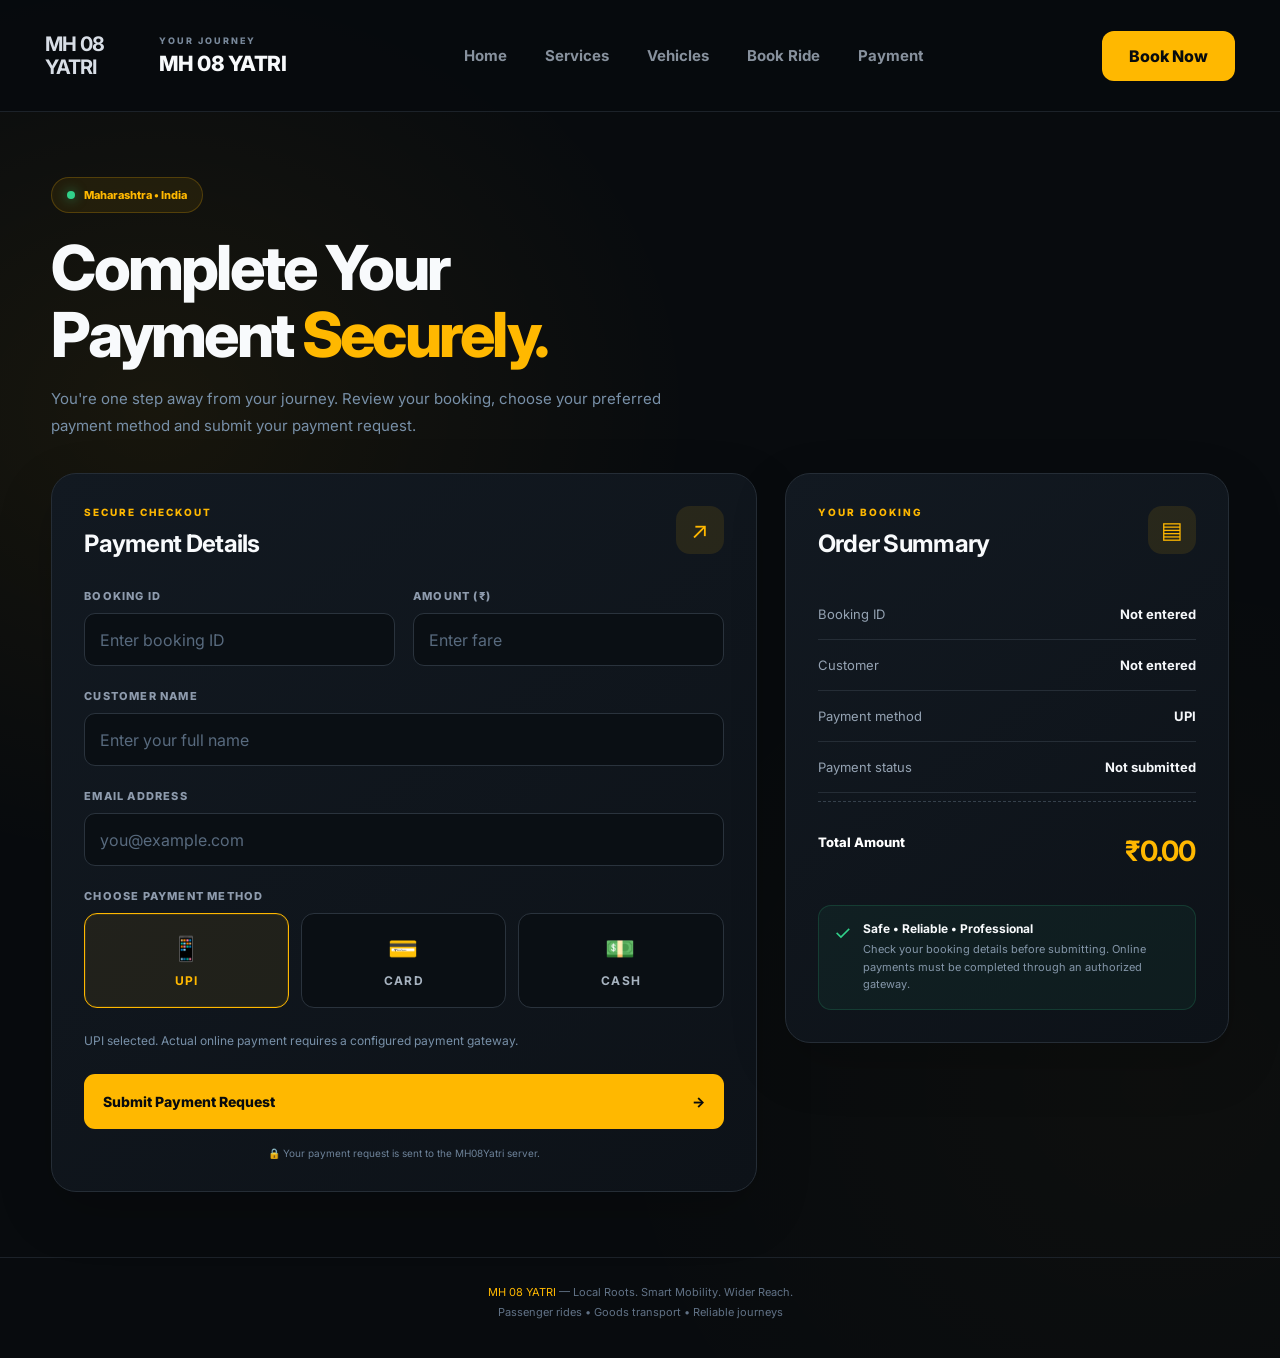
<file: target/classes/static/payment.html>
<!DOCTYPE html>
<html lang="en">
<head>
    <meta charset="UTF-8">
    <meta name="viewport" content="width=device-width, initial-scale=1.0">
    <title>Payment | MH 08 YATRI</title>

    <link rel="preconnect" href="https://fonts.googleapis.com">
    <link rel="preconnect" href="https://fonts.gstatic.com" crossorigin>
    <link href="https://fonts.googleapis.com/css2?family=Inter:wght@400;500;600;700;800&display=swap" rel="stylesheet">

    <style>
        :root {
            --yellow: #ffb800;
            --yellow-hover: #ffc928;
            --background: #080b0e;
            --card: #10161d;
            --border: #252d36;
            --muted: #7890a8;
            --white: #f8fafc;
            --green: #31d18a;
        }

        * {
            margin: 0;
            padding: 0;
            box-sizing: border-box;
        }

        html {
            scroll-behavior: smooth;
        }

        body {
            font-family: 'Inter', sans-serif;
            color: var(--white);
            background:
                radial-gradient(ellipse at 12% 30%, rgba(255,184,0,.065), transparent 34%),
                radial-gradient(ellipse at 90% 80%, rgba(255,184,0,.025), transparent 35%),
                var(--background);
            min-height: 100vh;
        }

        button, input, select {
            font: inherit;
        }

        a {
            color: inherit;
            text-decoration: none;
        }

        /* NAVBAR */

        .navbar {
            min-height: 112px;
            padding: 18px 3.5%;
            display: flex;
            align-items: center;
            justify-content: space-between;
            gap: 28px;
            border-bottom: 1px solid #1c2229;
            background: rgba(7, 10, 13, .95);
        }

        .brand {
            display: flex;
            align-items: center;
            gap: 18px;
            flex-shrink: 0;
        }

        .logo {
            width: 96px;
            font-size: 20px;
            font-weight: 700;
            line-height: 1.15;
            letter-spacing: -1px;
            color: #d8dee6;
        }

        .brand-small {
            color: #78889a;
            font-size: 9px;
            font-weight: 800;
            letter-spacing: 2px;
            margin-bottom: 5px;
        }

        .brand-name {
            font-size: 21px;
            font-weight: 800;
            letter-spacing: -.5px;
        }

        .nav-links {
            display: flex;
            align-items: center;
            gap: 38px;
        }

        .nav-links a {
            color: #87919d;
            font-size: 15px;
            font-weight: 700;
            transition: color .2s;
        }

        .nav-links a:hover,
        .nav-links a.active {
            color: var(--yellow);
        }

        .nav-button {
            border: 0;
            background: var(--yellow);
            color: #080b0e;
            border-radius: 12px;
            padding: 15px 27px;
            font-weight: 800;
            cursor: pointer;
            transition: .2s;
        }

        .nav-button:hover,
        .primary-button:hover {
            background: var(--yellow-hover);
            transform: translateY(-2px);
        }

        /* MAIN LAYOUT */

        .page {
            width: min(1200px, 92%);
            margin: 65px auto;
        }

        .page-heading {
            margin-bottom: 34px;
        }

        .eyebrow {
            display: inline-flex;
            align-items: center;
            gap: 9px;
            color: var(--yellow);
            background: rgba(255,184,0,.08);
            border: 1px solid rgba(255,184,0,.22);
            border-radius: 30px;
            padding: 10px 15px;
            font-size: 11px;
            font-weight: 800;
            margin-bottom: 22px;
        }

        .eyebrow-dot {
            height: 8px;
            width: 8px;
            border-radius: 50%;
            background: var(--green);
            box-shadow: 0 0 12px rgba(49,209,138,.6);
        }

        h1 {
            font-size: clamp(36px, 5vw, 62px);
            font-weight: 800;
            line-height: 1.08;
            letter-spacing: -2.7px;
            margin-bottom: 16px;
        }

        h1 span {
            color: var(--yellow);
        }

        .subtitle {
            color: var(--muted);
            line-height: 1.8;
            font-size: 15px;
            max-width: 650px;
        }

        .layout {
            display: grid;
            grid-template-columns: minmax(0, 1.35fr) minmax(300px, .85fr);
            gap: 28px;
            align-items: start;
        }

        .card {
            background: linear-gradient(145deg, #121921, #0d1218);
            border: 1px solid var(--border);
            border-radius: 25px;
            padding: 32px;
            box-shadow: 0 20px 55px rgba(0,0,0,.18);
        }

        .card-heading {
            display: flex;
            align-items: flex-start;
            justify-content: space-between;
            gap: 15px;
            margin-bottom: 30px;
        }

        .section-label {
            color: var(--yellow);
            font-size: 10px;
            letter-spacing: 2px;
            font-weight: 800;
            margin-bottom: 10px;
        }

        h2 {
            font-size: 24px;
            line-height: 1.3;
            letter-spacing: -.7px;
        }

        .heading-icon {
            width: 48px;
            height: 48px;
            border-radius: 14px;
            background: rgba(255,184,0,.1);
            color: var(--yellow);
            display: grid;
            place-items: center;
            font-size: 23px;
            flex-shrink: 0;
        }

        /* FORM */

        .field {
            margin-bottom: 23px;
        }

        .field label {
            display: block;
            color: #8e9bad;
            font-size: 11px;
            font-weight: 800;
            letter-spacing: 1.2px;
            text-transform: uppercase;
            margin-bottom: 10px;
        }

        .field input,
        .field select {
            width: 100%;
            min-height: 53px;
            color: #f8fafc;
            background: #0a0f14;
            border: 1px solid #2a333d;
            border-radius: 11px;
            padding: 14px 15px;
            outline: none;
            transition: border-color .2s, box-shadow .2s;
        }

        .field input::placeholder {
            color: #586a7e;
        }

        .field input:focus,
        .field select:focus {
            border-color: var(--yellow);
            box-shadow: 0 0 0 3px rgba(255,184,0,.08);
        }

        .field select option {
            background: #10161d;
            color: white;
        }

        .two-columns {
            display: grid;
            grid-template-columns: 1fr 1fr;
            gap: 18px;
        }

        .payment-options {
            display: grid;
            grid-template-columns: repeat(3, 1fr);
            gap: 12px;
            margin-top: 5px;
            margin-bottom: 25px;
        }

        .payment-option {
            position: relative;
            cursor: pointer;
        }

        .payment-option input {
            position: absolute;
            opacity: 0;
            pointer-events: none;
        }

        .option-content {
            min-height: 95px;
            display: flex;
            flex-direction: column;
            align-items: center;
            justify-content: center;
            gap: 10px;
            border: 1px solid #2a333d;
            border-radius: 13px;
            background: #0a0f14;
            color: #a7b3c0;
            text-align: center;
            transition: .2s;
            padding: 10px 5px;
        }

        .option-icon {
            font-size: 24px;
        }

        .option-content strong {
            font-size: 12px;
        }

        .payment-option input:checked + .option-content {
            color: var(--yellow);
            border-color: var(--yellow);
            background: rgba(255,184,0,.07);
            box-shadow: inset 0 0 0 1px rgba(255,184,0,.12);
        }

        .payment-option input:focus-visible + .option-content {
            outline: 2px solid var(--yellow);
            outline-offset: 3px;
        }

        .method-note {
            font-size: 12px;
            color: var(--muted);
            line-height: 1.6;
            margin-top: -12px;
            margin-bottom: 24px;
        }

        .primary-button {
            width: 100%;
            min-height: 55px;
            border: none;
            border-radius: 11px;
            background: var(--yellow);
            color: #080b0e;
            font-weight: 800;
            font-size: 14px;
            cursor: pointer;
            display: flex;
            align-items: center;
            justify-content: space-between;
            gap: 12px;
            padding: 0 19px;
            transition: .2s;
        }

        .primary-button:disabled {
            opacity: .65;
            cursor: wait;
            transform: none;
        }

        .secure-note {
            text-align: center;
            color: #6d8299;
            font-size: 10px;
            margin-top: 18px;
        }

        /* SUMMARY */

        .summary-card {
            position: sticky;
            top: 25px;
        }

        .summary-line {
            display: flex;
            justify-content: space-between;
            align-items: flex-start;
            gap: 15px;
            padding: 17px 0;
            border-bottom: 1px solid #252d36;
            color: #95a3b3;
            font-size: 13px;
        }

        .summary-line strong {
            color: #f5f7fa;
            font-size: 13px;
            text-align: right;
            overflow-wrap: anywhere;
        }

        .summary-line.total {
            border-bottom: none;
            padding-top: 24px;
            margin-top: 4px;
        }

        .summary-line.total span {
            color: white;
            font-weight: 800;
        }

        .summary-line.total strong {
            color: var(--yellow);
            font-size: 28px;
            letter-spacing: -.7px;
        }

        .summary-divider {
            border: 0;
            border-top: 1px dashed #35404b;
            margin: 8px 0;
        }

        .trust-box {
            display: flex;
            align-items: flex-start;
            gap: 12px;
            background: rgba(49,209,138,.055);
            border: 1px solid rgba(49,209,138,.17);
            border-radius: 13px;
            padding: 15px;
            margin-top: 20px;
        }

        .trust-icon {
            color: var(--green);
            font-size: 20px;
        }

        .trust-box strong {
            display: block;
            font-size: 12px;
            margin-bottom: 5px;
        }

        .trust-box p {
            color: #8496a9;
            font-size: 11px;
            line-height: 1.6;
        }

        .status-message {
            display: none;
            padding: 14px;
            margin-top: 18px;
            border-radius: 11px;
            font-size: 13px;
            line-height: 1.6;
            overflow-wrap: anywhere;
        }

        .status-message.success {
            display: block;
            color: #8ff0c0;
            background: rgba(49,209,138,.08);
            border: 1px solid rgba(49,209,138,.25);
        }

        .status-message.error {
            display: block;
            color: #ffb1b1;
            background: rgba(255,75,75,.08);
            border: 1px solid rgba(255,75,75,.25);
        }

        .footer {
            text-align: center;
            padding: 25px 15px 35px;
            border-top: 1px solid #1c2229;
            color: #617286;
            font-size: 11px;
            line-height: 1.8;
        }

        .footer span {
            color: var(--yellow);
        }

        @media (max-width: 850px) {
            .navbar {
                min-height: auto;
                flex-wrap: wrap;
                padding: 20px 5%;
            }

            .nav-links {
                order: 3;
                width: 100%;
                justify-content: center;
                gap: 25px;
                padding-top: 10px;
            }

            .nav-button {
                padding: 12px 18px;
            }

            .page {
                margin: 42px auto;
            }

            .layout {
                grid-template-columns: 1fr;
            }

            .summary-card {
                position: static;
            }
        }

        @media (max-width: 520px) {
            .brand {
                gap: 8px;
            }

            .logo {
                width: 70px;
                font-size: 16px;
            }

            .brand-name {
                font-size: 17px;
            }

            .brand-small {
                font-size: 8px;
            }

            .nav-links {
                gap: 18px;
                flex-wrap: wrap;
            }

            .nav-links a {
                font-size: 12px;
            }

            h1 {
                letter-spacing: -1.7px;
            }

            .card {
                padding: 22px 18px;
                border-radius: 19px;
            }

            .two-columns {
                grid-template-columns: 1fr;
                gap: 0;
            }

            .payment-options {
                gap: 7px;
            }

            .option-content {
                min-height: 83px;
            }

            .option-content strong {
                font-size: 10px;
            }
        }
    </style>
</head>

<body>

    <!-- NAVIGATION -->
    <header class="navbar">
        <a class="brand" href="index.html">
            <div class="logo">MH 08<br>YATRI</div>
            <div>
                <div class="brand-small">YOUR JOURNEY</div>
                <div class="brand-name">MH 08 YATRI</div>
            </div>
        </a>

        <nav class="nav-links">
            <a href="index.html">Home</a>
            <a href="service.html">Services</a>
            <a href="vehicle.html">Vehicles</a>
            <a href="booking.html">Book Ride</a>
            <a href="payment.html">Payment</a>
        </nav>

        <button class="nav-button" onclick="location.href='booking.html'">
            Book Now
        </button>
    </header>

    <!-- PAYMENT PAGE -->
    <main class="page">

        <div class="page-heading">
            <div class="eyebrow">
                <span class="eyebrow-dot"></span>
                Maharashtra • India
            </div>

            <h1>Complete Your<br>Payment <span>Securely.</span></h1>

            <p class="subtitle">
                You're one step away from your journey. Review your booking,
                choose your preferred payment method and submit your payment request.
            </p>
        </div>

        <div class="layout">

            <!-- PAYMENT FORM -->
            <section class="card">
                <div class="card-heading">
                    <div>
                        <div class="section-label">SECURE CHECKOUT</div>
                        <h2>Payment Details</h2>
                    </div>
                    <div class="heading-icon">↗</div>
                </div>

                <form id="paymentForm">

                    <div class="two-columns">
                        <div class="field">
                            <label for="bookingId">Booking ID</label>
                            <input
                                type="number"
                                id="bookingId"
                                name="bookingId"
                                min="1"
                                placeholder="Enter booking ID"
                                required
                            >
                        </div>

                        <div class="field">
                            <label for="amount">Amount (₹)</label>
                            <input
                                type="number"
                                id="amount"
                                name="amount"
                                min="1"
                                step="0.01"
                                placeholder="Enter fare"
                                required
                            >
                        </div>
                    </div>

                    <div class="field">
                        <label for="customerName">Customer Name</label>
                        <input
                            type="text"
                            id="customerName"
                            name="customerName"
                            maxlength="100"
                            placeholder="Enter your full name"
                            autocomplete="name"
                            required
                        >
                    </div>

                    <div class="field">
                        <label for="email">Email Address</label>
                        <input
                            type="email"
                            id="email"
                            name="email"
                            maxlength="150"
                            placeholder="you@example.com"
                            autocomplete="email"
                            required
                        >
                    </div>

                    <div class="field">
                        <label>Choose Payment Method</label>

                        <div class="payment-options">

                            <label class="payment-option">
                                <input
                                    type="radio"
                                    name="paymentMethod"
                                    value="UPI"
                                    checked
                                >
                                <span class="option-content">
                                    <span class="option-icon">📱</span>
                                    <strong>UPI</strong>
                                </span>
                            </label>

                            <label class="payment-option">
                                <input
                                    type="radio"
                                    name="paymentMethod"
                                    value="CARD"
                                >
                                <span class="option-content">
                                    <span class="option-icon">💳</span>
                                    <strong>Card</strong>
                                </span>
                            </label>

                            <label class="payment-option">
                                <input
                                    type="radio"
                                    name="paymentMethod"
                                    value="CASH"
                                >
                                <span class="option-content">
                                    <span class="option-icon">💵</span>
                                    <strong>Cash</strong>
                                </span>
                            </label>

                        </div>

                        <p class="method-note" id="methodNote">
                            UPI selected. Actual online payment requires a configured payment gateway.
                        </p>
                    </div>

                    <button class="primary-button" type="submit" id="payButton">
                        <span id="buttonText">Submit Payment Request</span>
                        <span>→</span>
                    </button>

                    <div class="secure-note">
                        🔒 Your payment request is sent to the MH08Yatri server.
                    </div>

                    <div
                        id="statusMessage"
                        class="status-message"
                        role="status"
                        aria-live="polite"
                    ></div>
                </form>
            </section>

            <!-- ORDER SUMMARY -->
            <aside class="card summary-card">
                <div class="card-heading">
                    <div>
                        <div class="section-label">YOUR BOOKING</div>
                        <h2>Order Summary</h2>
                    </div>
                    <div class="heading-icon">▤</div>
                </div>

                <div class="summary-line">
                    <span>Booking ID</span>
                    <strong id="summaryBooking">Not entered</strong>
                </div>

                <div class="summary-line">
                    <span>Customer</span>
                    <strong id="summaryCustomer">Not entered</strong>
                </div>

                <div class="summary-line">
                    <span>Payment method</span>
                    <strong id="summaryMethod">UPI</strong>
                </div>

                <div class="summary-line">
                    <span>Payment status</span>
                    <strong id="summaryStatus">Not submitted</strong>
                </div>

                <hr class="summary-divider">

                <div class="summary-line total">
                    <span>Total Amount</span>
                    <strong id="summaryAmount">₹0.00</strong>
                </div>

                <div class="trust-box">
                    <span class="trust-icon">✓</span>
                    <div>
                        <strong>Safe • Reliable • Professional</strong>
                        <p>
                            Check your booking details before submitting.
                            Online payments must be completed through an authorized gateway.
                        </p>
                    </div>
                </div>
            </aside>

        </div>
    </main>

    <footer class="footer">
        <p><span>MH 08 YATRI</span> — Local Roots. Smart Mobility. Wider Reach.</p>
        <p>Passenger rides • Goods transport • Reliable journeys</p>
    </footer>

    <script>
        const paymentForm = document.getElementById("paymentForm");
        const bookingIdInput = document.getElementById("bookingId");
        const amountInput = document.getElementById("amount");
        const customerNameInput = document.getElementById("customerName");
        const emailInput = document.getElementById("email");
        const payButton = document.getElementById("payButton");
        const buttonText = document.getElementById("buttonText");
        const statusMessage = document.getElementById("statusMessage");

        const currency = new Intl.NumberFormat("en-IN", {
            style: "currency",
            currency: "INR"
        });

        function getPaymentMethod() {
            return document.querySelector(
                'input[name="paymentMethod"]:checked'
            ).value;
        }

        function updateSummary() {
            const bookingId = bookingIdInput.value.trim();
            const amount = Number(amountInput.value);
            const customer = customerNameInput.value.trim();
            const method = getPaymentMethod();

            document.getElementById("summaryBooking").textContent =
                bookingId || "Not entered";

            document.getElementById("summaryCustomer").textContent =
                customer || "Not entered";

            document.getElementById("summaryMethod").textContent = method;

            document.getElementById("summaryAmount").textContent =
                amount > 0 && Number.isFinite(amount)
                    ? currency.format(amount)
                    : currency.format(0);

            const notes = {
                UPI: "UPI selected. Actual online payment requires a configured payment gateway.",
                CARD: "Card selected. Do not enter card details here. A payment gateway is required.",
                CASH: "Cash selected. Payment can be collected directly by the driver."
            };

            document.getElementById("methodNote").textContent = notes[method];
        }

        [
            bookingIdInput,
            amountInput,
            customerNameInput
        ].forEach(input => input.addEventListener("input", updateSummary));

        document.querySelectorAll('input[name="paymentMethod"]').forEach(input => {
            input.addEventListener("change", updateSummary);
        });

        function showMessage(message, type) {
            statusMessage.className = "status-message " + type;
            statusMessage.textContent = message;
        }

        paymentForm.addEventListener("submit", async function(event) {
            event.preventDefault();

            const bookingId = Number(bookingIdInput.value);
            const amount = Number(amountInput.value);
            const customerName = customerNameInput.value.trim();
            const email = emailInput.value.trim();
            const paymentMethod = getPaymentMethod();

            if (!Number.isInteger(bookingId) || bookingId <= 0) {
                showMessage("Enter a valid booking ID.", "error");
                return;
            }

            if (!Number.isFinite(amount) || amount <= 0) {
                showMessage("Enter a valid amount greater than zero.", "error");
                return;
            }

            if (!customerName || !email) {
                showMessage("Enter your name and email address.", "error");
                return;
            }

            /*
             * Backend integration:
             * This example expects POST /api/payments to accept:
             * bookingId, amount, paymentMethod.
             *
             * Adapt the URL and JSON fields if your Java controller
             * uses different names or a different endpoint.
             */
            const paymentData = {
    bookingId: bookingId,
    amount: amount,
    paymentMethod: paymentMethod,
    customerName: customerName,
    email: email
};

            payButton.disabled = true;
            buttonText.textContent = "Submitting...";
            statusMessage.className = "status-message";
            statusMessage.textContent = "";

            try {
                const response = await fetch("/api/payments", {
                    method: "POST",
                    headers: {
                        "Content-Type": "application/json"
                    },
                    body: JSON.stringify(paymentData)
                });

                const responseText = await response.text();
                let responseData = {};

                try {
                    responseData = responseText ? JSON.parse(responseText) : {};
                } catch {
                    responseData = { message: responseText };
                }

                if (!response.ok) {
                    throw new Error(
                        responseData.message ||
                        responseData.error ||
                        "Server returned HTTP " + response.status
                    );
                }

                document.getElementById("summaryStatus").textContent =
                    responseData.status || "Request received";

                showMessage(
                    "Payment request submitted successfully. " +
                    "This does not confirm that money has been transferred. " +
                    (responseData.message || ""),
                    "success"
                );

                buttonText.textContent = "Request Submitted";

            } catch (error) {
                showMessage(
                    "Could not submit the payment request. " +
                    "Make sure Spring Boot is running and POST /api/payments " +
                    "matches your backend controller. Details: " + error.message,
                    "error"
                );

                buttonText.textContent = "Try Again";
            } finally {
                payButton.disabled = false;
            }
        });
        async function autoFillPaymentDetails() {
    const params = new URLSearchParams(window.location.search);

    const bookingId = params.get("bookingId");
    const amount = params.get("amount");
    const customerName = params.get("customerName");
    const email = params.get("email");

    if (bookingId) {
        bookingIdInput.value = bookingId;
    }

    if (amount) {
        amountInput.value = amount;
    }

    if (customerName) {
        customerNameInput.value = customerName;
    }

    if (email) {
        emailInput.value = email;
    }

    updateSummary();

    // If booking ID is available but customer details aren't in the URL,
    // fetch the saved booking from Spring Boot.
    if (bookingId && (!customerName || !email)) {
        await loadBookingDetails(bookingId);
    }
}

async function loadBookingDetails(bookingId) {
    try {
        const response = await fetch(
            `http://localhost:8080/api/bookings/${encodeURIComponent(bookingId)}`
        );

        if (!response.ok) {
            console.warn("Could not load booking details:", response.status);
            return;
        }

        const booking = await response.json();

        if (!customerNameInput.value.trim() && booking.customerName) {
            customerNameInput.value = booking.customerName;
        }

        // Your current Booking.java does not contain an email field.
        // This will work only if the backend returns an email.
        if (!emailInput.value.trim() && booking.email) {
            emailInput.value = booking.email;
        }

        if (!amountInput.value && booking.estimatedFare != null) {
            amountInput.value = booking.estimatedFare;
        }

        updateSummary();
    } catch (error) {
        console.error("Unable to load booking details:", error);
    }
}
autoFillPaymentDetails();
        updateSummary();
    </script>

</body>
</html>
</file>
